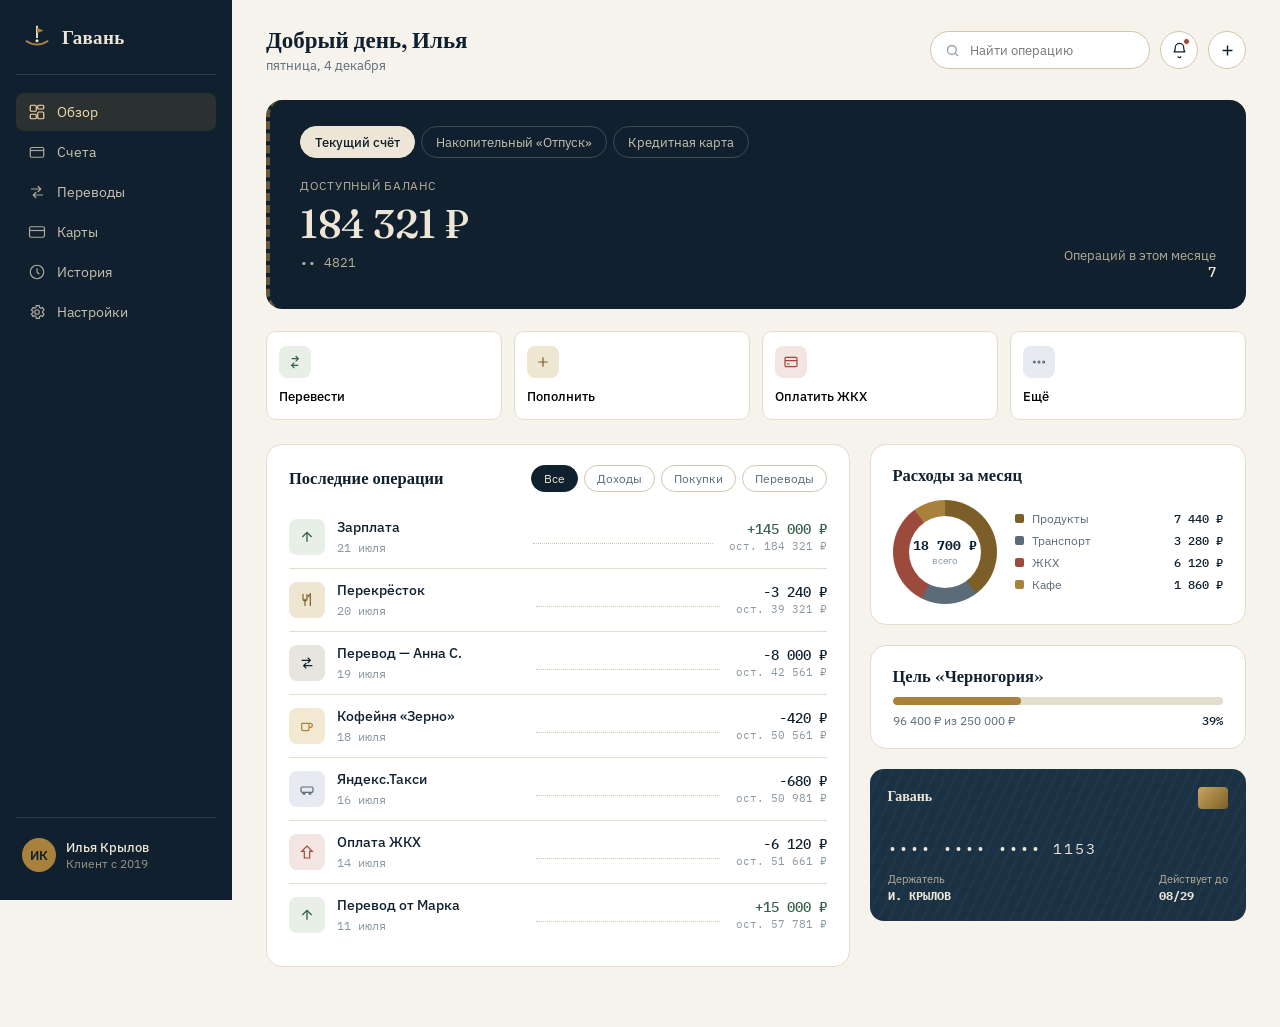
<file: claude-banking.html>
<!doctype html>
<html lang="ru">
  <head>
    <meta charset="UTF-8" />
    <meta name="viewport" content="width=device-width, initial-scale=1" />
    <title>Гавань — личный кабинет</title>
    <link rel="preconnect" href="https://fonts.googleapis.com" />
    <link
      href="https://fonts.googleapis.com/css2?family=Fraunces:opsz,wght@9..144,400;9..144,500;9..144,600&family=IBM+Plex+Sans:wght@400;500;600&family=IBM+Plex+Mono:wght@400;500&display=swap"
      rel="stylesheet"
    />
    <style>
      :root {
        --ink: #10202e;
        --ink-2: #1b3245;
        --paper: #f6f3ec;
        --card: #ffffff;
        --line: #e3ddcc;
        --line-strong: #cfc6ac;
        --brass: #a8823c;
        --brass-dark: #7c5f28;
        --slate: #5b6b78;
        --slate-light: #8b98a2;
        --forest: #35604b;
        --forest-bg: #e7efe7;
        --rust: #9c4a3b;
        --rust-bg: #f3e6e2;
        --font-display: "Fraunces", serif;
        --font-body: "IBM Plex Sans", sans-serif;
        --font-mono: "IBM Plex Mono", monospace;
        --radius: 10px;
        --radius-lg: 16px;
      }
      * {
        box-sizing: border-box;
      }
      body {
        margin: 0;
        background: var(--paper);
        color: var(--ink);
        font-family: var(--font-body);
        font-size: 14px;
        -webkit-font-smoothing: antialiased;
      }
      a {
        color: inherit;
      }
      button {
        font-family: inherit;
      }
      :focus-visible {
        outline: 2px solid var(--brass);
        outline-offset: 2px;
      }

      .app {
        display: flex;
        min-height: 100vh;
      }

      /* ===== SIDEBAR ===== */
      .sidebar {
        width: 232px;
        flex-shrink: 0;
        background: var(--ink);
        color: #ede6d6;
        display: flex;
        flex-direction: column;
        padding: 22px 16px;
        position: sticky;
        top: 0;
        height: 100vh;
      }
      .brand {
        display: flex;
        align-items: center;
        gap: 10px;
        padding: 0 6px 22px;
        border-bottom: 1px solid rgba(237, 230, 214, 0.14);
        margin-bottom: 18px;
      }
      .brand-mark {
        width: 30px;
        height: 30px;
        flex-shrink: 0;
      }
      .brand-name {
        font-family: var(--font-display);
        font-size: 19px;
        font-weight: 600;
        letter-spacing: 0.3px;
      }
      .nav {
        list-style: none;
        margin: 0;
        padding: 0;
        flex: 1;
      }
      .nav-item {
        margin-bottom: 2px;
      }
      .nav-link {
        display: flex;
        align-items: center;
        gap: 11px;
        padding: 10px 12px;
        border-radius: 8px;
        color: #c9c2ae;
        text-decoration: none;
        font-size: 13.5px;
        cursor: pointer;
        border: none;
        background: none;
        width: 100%;
        text-align: left;
      }
      .nav-link svg {
        width: 18px;
        height: 18px;
        flex-shrink: 0;
        opacity: 0.85;
      }
      .nav-link:hover {
        background: rgba(237, 230, 214, 0.07);
        color: #ede6d6;
      }
      .nav-link.active {
        background: rgba(168, 130, 60, 0.18);
        color: #f3d9a4;
      }
      .nav-link.active svg {
        opacity: 1;
      }
      .sidebar-foot {
        border-top: 1px solid rgba(237, 230, 214, 0.14);
        padding-top: 14px;
        margin-top: 10px;
      }
      .profile-mini {
        display: flex;
        align-items: center;
        gap: 10px;
        padding: 6px;
      }
      .avatar {
        width: 34px;
        height: 34px;
        border-radius: 50%;
        background: var(--brass);
        color: var(--ink);
        display: flex;
        align-items: center;
        justify-content: center;
        font-weight: 600;
        font-size: 13px;
        flex-shrink: 0;
      }
      .profile-mini-name {
        font-size: 13px;
        font-weight: 500;
        color: #ede6d6;
      }
      .profile-mini-role {
        font-size: 11.5px;
        color: #9c9686;
      }

      /* ===== MAIN ===== */
      .main {
        flex: 1;
        min-width: 0;
        padding: 26px 34px 60px;
      }
      .topbar {
        display: flex;
        align-items: center;
        justify-content: space-between;
        margin-bottom: 26px;
        gap: 20px;
      }
      .greeting h1 {
        font-family: var(--font-display);
        font-size: 23px;
        font-weight: 600;
        margin: 0 0 3px;
      }
      .greeting p {
        margin: 0;
        color: var(--slate);
        font-size: 13px;
      }
      .topbar-actions {
        display: flex;
        align-items: center;
        gap: 10px;
      }
      .icon-btn {
        width: 38px;
        height: 38px;
        border-radius: 50%;
        border: 1px solid var(--line-strong);
        background: var(--card);
        display: flex;
        align-items: center;
        justify-content: center;
        cursor: pointer;
        position: relative;
        color: var(--ink);
      }
      .icon-btn:hover {
        border-color: var(--brass);
      }
      .icon-btn svg {
        width: 17px;
        height: 17px;
      }
      .badge-dot {
        position: absolute;
        top: 6px;
        right: 7px;
        width: 7px;
        height: 7px;
        border-radius: 50%;
        background: var(--rust);
        border: 1.5px solid var(--card);
      }
      .search-box {
        display: flex;
        align-items: center;
        gap: 8px;
        background: var(--card);
        border: 1px solid var(--line-strong);
        border-radius: 20px;
        padding: 0 14px;
        height: 38px;
        width: 220px;
      }
      .search-box svg {
        width: 15px;
        height: 15px;
        color: var(--slate-light);
        flex-shrink: 0;
      }
      .search-box input {
        border: none;
        outline: none;
        background: none;
        font-size: 13px;
        width: 100%;
        color: var(--ink);
        font-family: var(--font-body);
      }

      .view {
        display: none;
      }
      .view.active {
        display: block;
      }

      /* ===== HERO / PASSBOOK CARD ===== */
      .hero {
        background: var(--ink);
        border-radius: var(--radius-lg);
        padding: 26px 30px;
        color: #ede6d6;
        position: relative;
        overflow: hidden;
        margin-bottom: 22px;
        border-left: 4px dashed rgba(168, 130, 60, 0.55);
      }
      .hero::before {
        content: "";
        position: absolute;
        left: -1px;
        top: 0;
        bottom: 0;
        width: 2px;
      }
      .account-tabs {
        display: flex;
        gap: 6px;
        margin-bottom: 20px;
        flex-wrap: wrap;
      }
      .account-tab {
        padding: 7px 14px;
        border-radius: 20px;
        border: 1px solid rgba(237, 230, 214, 0.22);
        background: none;
        color: #c9c2ae;
        font-size: 12.5px;
        cursor: pointer;
      }
      .account-tab.active {
        background: #ede6d6;
        color: var(--ink);
        border-color: #ede6d6;
        font-weight: 500;
      }
      .hero-body {
        display: flex;
        justify-content: space-between;
        align-items: flex-end;
        flex-wrap: wrap;
        gap: 18px;
      }
      .hero-label {
        font-size: 12px;
        color: #b8af98;
        margin: 0 0 6px;
        text-transform: uppercase;
        letter-spacing: 0.06em;
      }
      .hero-balance {
        font-family: var(--font-display);
        font-size: 40px;
        font-weight: 500;
        margin: 0;
        letter-spacing: -0.5px;
      }
      .hero-sub {
        font-size: 12.5px;
        color: #b8af98;
        margin-top: 6px;
        font-family: var(--font-mono);
      }
      .hero-meta {
        text-align: right;
        font-size: 12.5px;
        color: #b8af98;
      }
      .hero-meta strong {
        display: block;
        color: #ede6d6;
        font-size: 14px;
        font-weight: 500;
        font-family: var(--font-mono);
        margin-bottom: 2px;
      }

      /* ===== QUICK ACTIONS ===== */
      .quick-actions {
        display: grid;
        grid-template-columns: repeat(4, 1fr);
        gap: 12px;
        margin-bottom: 24px;
      }
      .qa-btn {
        background: var(--card);
        border: 1px solid var(--line);
        border-radius: var(--radius);
        padding: 14px 12px;
        display: flex;
        flex-direction: column;
        align-items: flex-start;
        gap: 10px;
        cursor: pointer;
        text-align: left;
      }
      .qa-btn:hover {
        border-color: var(--brass);
        box-shadow: 0 1px 0 var(--brass);
      }
      .qa-icon {
        width: 32px;
        height: 32px;
        border-radius: 8px;
        background: var(--forest-bg);
        display: flex;
        align-items: center;
        justify-content: center;
        color: var(--forest);
      }
      .qa-btn:nth-child(2) .qa-icon {
        background: #efe6d2;
        color: var(--brass-dark);
      }
      .qa-btn:nth-child(3) .qa-icon {
        background: var(--rust-bg);
        color: var(--rust);
      }
      .qa-btn:nth-child(4) .qa-icon {
        background: #e7eaf0;
        color: var(--slate);
      }
      .qa-icon svg {
        width: 16px;
        height: 16px;
      }
      .qa-label {
        font-size: 13px;
        font-weight: 500;
      }

      /* ===== CONTENT GRID ===== */
      .content-grid {
        display: grid;
        grid-template-columns: 1.55fr 1fr;
        gap: 20px;
        align-items: start;
      }

      .panel {
        background: var(--card);
        border: 1px solid var(--line);
        border-radius: var(--radius-lg);
        padding: 20px 22px;
      }
      .panel-head {
        display: flex;
        align-items: center;
        justify-content: space-between;
        margin-bottom: 14px;
        gap: 12px;
        flex-wrap: wrap;
      }
      .panel-title {
        font-family: var(--font-display);
        font-size: 16.5px;
        font-weight: 600;
        margin: 0;
      }
      .filter-chips {
        display: flex;
        gap: 6px;
        flex-wrap: wrap;
      }
      .chip {
        border: 1px solid var(--line-strong);
        background: none;
        border-radius: 14px;
        padding: 5px 12px;
        font-size: 12px;
        color: var(--slate);
        cursor: pointer;
      }
      .chip.active {
        background: var(--ink);
        color: #ede6d6;
        border-color: var(--ink);
      }

      /* ===== LEDGER ===== */
      .ledger {
        list-style: none;
        margin: 0;
        padding: 0;
      }
      .ledger-row {
        display: flex;
        align-items: center;
        gap: 12px;
        padding: 12px 0;
        border-bottom: 1px solid var(--line);
      }
      .ledger-row:last-child {
        border-bottom: none;
      }
      .ledger-icon {
        width: 36px;
        height: 36px;
        border-radius: 8px;
        flex-shrink: 0;
        display: flex;
        align-items: center;
        justify-content: center;
      }
      .ledger-icon svg {
        width: 16px;
        height: 16px;
      }
      .ledger-main {
        flex: 1;
        min-width: 0;
      }
      .ledger-title {
        font-size: 13.5px;
        font-weight: 500;
        margin: 0 0 2px;
        white-space: nowrap;
        overflow: hidden;
        text-overflow: ellipsis;
      }
      .ledger-date {
        font-size: 11.5px;
        color: var(--slate-light);
        font-family: var(--font-mono);
      }
      .ledger-leader {
        flex: 1;
        border-bottom: 1px dotted var(--line-strong);
        margin: 0 4px;
        min-width: 20px;
        height: 0;
        align-self: center;
        margin-top: 14px;
      }
      .ledger-amounts {
        text-align: right;
        flex-shrink: 0;
      }
      .ledger-amount {
        font-family: var(--font-mono);
        font-size: 13.5px;
        font-weight: 500;
      }
      .ledger-amount.pos {
        color: var(--forest);
      }
      .ledger-amount.neg {
        color: var(--ink);
      }
      .ledger-balance {
        font-family: var(--font-mono);
        font-size: 11px;
        color: var(--slate-light);
        margin-top: 1px;
      }
      .empty-ledger {
        padding: 30px 10px;
        text-align: center;
        color: var(--slate);
        font-size: 13px;
      }

      /* ===== SIDE COLUMN ===== */
      .side-col {
        display: flex;
        flex-direction: column;
        gap: 20px;
      }

      .donut-wrap {
        display: flex;
        align-items: center;
        gap: 18px;
      }
      .donut {
        width: 104px;
        height: 104px;
        border-radius: 50%;
        flex-shrink: 0;
        position: relative;
      }
      .donut::after {
        content: "";
        position: absolute;
        inset: 16px;
        border-radius: 50%;
        background: var(--card);
      }
      .donut-center {
        position: absolute;
        inset: 0;
        display: flex;
        align-items: center;
        justify-content: center;
        flex-direction: column;
        z-index: 1;
      }
      .donut-center strong {
        font-family: var(--font-mono);
        font-size: 13px;
      }
      .donut-center span {
        font-size: 10px;
        color: var(--slate-light);
      }
      .legend {
        list-style: none;
        margin: 0;
        padding: 0;
        flex: 1;
      }
      .legend li {
        display: flex;
        align-items: center;
        gap: 8px;
        font-size: 12px;
        margin-bottom: 7px;
        color: var(--slate);
      }
      .legend li:last-child {
        margin-bottom: 0;
      }
      .legend-dot {
        width: 9px;
        height: 9px;
        border-radius: 2px;
        flex-shrink: 0;
      }
      .legend-val {
        margin-left: auto;
        font-family: var(--font-mono);
        color: var(--ink);
        font-weight: 500;
      }

      .goal-progress {
        background: var(--line);
        border-radius: 6px;
        height: 8px;
        overflow: hidden;
        margin: 10px 0 8px;
      }
      .goal-progress-fill {
        height: 100%;
        background: var(--brass);
        border-radius: 6px;
      }
      .goal-row {
        display: flex;
        justify-content: space-between;
        font-size: 12px;
        color: var(--slate);
      }
      .goal-row strong {
        color: var(--ink);
        font-family: var(--font-mono);
        font-weight: 500;
      }

      .physical-card {
        background: var(--ink-2);
        border-radius: 14px;
        padding: 18px;
        color: #ede6d6;
        position: relative;
        overflow: hidden;
        background-image: repeating-linear-gradient(
          115deg,
          rgba(255, 255, 255, 0.025) 0 2px,
          transparent 2px 10px
        );
      }
      .physical-card-top {
        display: flex;
        justify-content: space-between;
        align-items: flex-start;
        margin-bottom: 30px;
      }
      .physical-card-bank {
        font-family: var(--font-display);
        font-size: 14px;
        font-weight: 600;
      }
      .chip-graphic {
        width: 30px;
        height: 22px;
        border-radius: 4px;
        background: linear-gradient(135deg, #c9a45e, var(--brass-dark));
      }
      .physical-card-number {
        font-family: var(--font-mono);
        font-size: 14.5px;
        letter-spacing: 2px;
        margin-bottom: 14px;
      }
      .physical-card-bottom {
        display: flex;
        justify-content: space-between;
        font-size: 10.5px;
        color: #b8af98;
      }
      .physical-card-bottom strong {
        display: block;
        color: #ede6d6;
        font-size: 12px;
        font-family: var(--font-mono);
        margin-top: 2px;
      }

      /* ===== PLACEHOLDER VIEW ===== */
      .placeholder {
        display: flex;
        flex-direction: column;
        align-items: center;
        justify-content: center;
        text-align: center;
        padding: 80px 20px;
        border: 1px dashed var(--line-strong);
        border-radius: var(--radius-lg);
        color: var(--slate);
      }
      .placeholder svg {
        width: 34px;
        height: 34px;
        margin-bottom: 14px;
        color: var(--brass);
      }
      .placeholder h2 {
        font-family: var(--font-display);
        font-size: 18px;
        color: var(--ink);
        margin: 0 0 6px;
      }
      .placeholder p {
        margin: 0 0 16px;
        font-size: 13px;
        max-width: 320px;
      }
      .placeholder button {
        background: var(--ink);
        color: #ede6d6;
        border: none;
        padding: 9px 18px;
        border-radius: 8px;
        font-size: 13px;
        cursor: pointer;
      }

      /* ===== MODAL ===== */
      .modal-overlay {
        position: fixed;
        inset: 0;
        background: rgba(16, 32, 46, 0.5);
        display: flex;
        align-items: center;
        justify-content: center;
        z-index: 50;
        padding: 20px;
      }
      .modal-overlay[hidden] {
        display: none;
      }
      .modal {
        background: var(--card);
        border-radius: var(--radius-lg);
        width: 100%;
        max-width: 400px;
        padding: 24px 26px;
        position: relative;
      }
      .modal h3 {
        font-family: var(--font-display);
        font-size: 18px;
        margin: 0 0 4px;
      }
      .modal p.sub {
        margin: 0 0 18px;
        color: var(--slate);
        font-size: 12.5px;
      }
      .field {
        margin-bottom: 14px;
      }
      .field label {
        display: block;
        font-size: 12px;
        color: var(--slate);
        margin-bottom: 5px;
      }
      .field input,
      .field select {
        width: 100%;
        padding: 9px 11px;
        border: 1px solid var(--line-strong);
        border-radius: 8px;
        font-size: 13.5px;
        font-family: var(--font-body);
        background: var(--paper);
        color: var(--ink);
      }
      .field input:focus,
      .field select:focus {
        border-color: var(--brass);
      }
      .modal-actions {
        display: flex;
        gap: 10px;
        margin-top: 18px;
      }
      .btn-primary {
        flex: 1;
        background: var(--ink);
        color: #ede6d6;
        border: none;
        padding: 11px;
        border-radius: 8px;
        font-size: 13.5px;
        cursor: pointer;
        font-weight: 500;
      }
      .btn-secondary {
        flex: 1;
        background: none;
        color: var(--ink);
        border: 1px solid var(--line-strong);
        padding: 11px;
        border-radius: 8px;
        font-size: 13.5px;
        cursor: pointer;
      }
      .modal-close {
        position: absolute;
        top: 16px;
        right: 16px;
        background: none;
        border: none;
        cursor: pointer;
        color: var(--slate-light);
        padding: 4px;
      }
      .modal-close svg {
        width: 16px;
        height: 16px;
      }
      .success-note {
        display: flex;
        gap: 10px;
        align-items: flex-start;
        background: var(--forest-bg);
        color: var(--forest);
        padding: 12px 14px;
        border-radius: 8px;
        font-size: 12.5px;
        margin-top: 4px;
      }
      .success-note svg {
        width: 16px;
        height: 16px;
        flex-shrink: 0;
        margin-top: 1px;
      }

      /* ===== BOTTOM NAV (mobile) ===== */
      .bottom-nav {
        display: none;
      }

      @media (max-width: 880px) {
        .sidebar {
          position: fixed;
          bottom: 0;
          left: 0;
          right: 0;
          top: auto;
          width: 100%;
          height: auto;
          flex-direction: row;
          padding: 8px 10px;
          z-index: 40;
          border-top: 1px solid rgba(237, 230, 214, 0.14);
          justify-content: space-around;
        }
        .brand,
        .sidebar-foot {
          display: none;
        }
        .nav {
          display: flex;
          flex: none;
          width: 100%;
          justify-content: space-around;
        }
        .nav-item {
          margin: 0;
        }
        .nav-link {
          flex-direction: column;
          gap: 4px;
          font-size: 10px;
          padding: 6px 10px;
        }
        .main {
          padding: 18px 16px 90px;
        }
        .content-grid {
          grid-template-columns: 1fr;
        }
        .quick-actions {
          grid-template-columns: repeat(2, 1fr);
        }
        .hero-body {
          flex-direction: column;
          align-items: flex-start;
        }
        .hero-meta {
          text-align: left;
        }
        .search-box {
          width: 150px;
        }
      }

      @media (prefers-reduced-motion: no-preference) {
        .qa-btn,
        .icon-btn,
        .nav-link,
        .account-tab,
        .chip {
          transition:
            background-color 0.15s ease,
            border-color 0.15s ease;
        }
      }
    </style>
  </head>
  <body>
    <div class="app">
      <aside class="sidebar">
        <div class="brand">
          <svg
            class="brand-mark"
            viewBox="0 0 32 32"
            fill="none"
            xmlns="http://www.w3.org/2000/svg"
            aria-hidden="true"
          >
            <path
              d="M4 20 Q16 28 28 20"
              stroke="#A8823C"
              stroke-width="2"
              fill="none"
            />
            <path d="M16 4 V17" stroke="#EDE6D6" stroke-width="2" />
            <path d="M16 6 L23 9 L16 12 Z" fill="#A8823C" />
            <circle cx="16" cy="20" r="1.6" fill="#EDE6D6" />
          </svg>
          <span class="brand-name">Гавань</span>
        </div>
        <ul class="nav">
          <li class="nav-item">
            <button class="nav-link active" data-view="overview">
              <svg
                viewBox="0 0 24 24"
                fill="none"
                stroke="currentColor"
                stroke-width="1.6"
              >
                <rect x="3" y="3" width="8" height="8" rx="1.5" />
                <rect x="13" y="3" width="8" height="5" rx="1.5" />
                <rect x="13" y="12" width="8" height="9" rx="1.5" />
                <rect x="3" y="15" width="8" height="6" rx="1.5" />
              </svg>
              Обзор
            </button>
          </li>
          <li class="nav-item">
            <button
              class="nav-link"
              data-view="placeholder"
              data-title="Счета"
              data-text="Здесь появится подробная информация по каждому счёту и вкладу."
            >
              <svg
                viewBox="0 0 24 24"
                fill="none"
                stroke="currentColor"
                stroke-width="1.6"
              >
                <rect x="3" y="6" width="18" height="13" rx="2" />
                <path d="M3 10h18" />
              </svg>
              Счета
            </button>
          </li>
          <li class="nav-item">
            <button
              class="nav-link"
              data-view="placeholder"
              data-title="Переводы"
              data-text="Здесь можно будет посмотреть шаблоны и историю переводов."
            >
              <svg
                viewBox="0 0 24 24"
                fill="none"
                stroke="currentColor"
                stroke-width="1.6"
              >
                <path d="M4 8h13M13 4l4 4-4 4" />
                <path d="M20 16H7m4 4-4-4 4-4" />
              </svg>
              Переводы
            </button>
          </li>
          <li class="nav-item">
            <button
              class="nav-link"
              data-view="placeholder"
              data-title="Карты"
              data-text="Здесь будут все ваши карты и настройки лимитов."
            >
              <svg
                viewBox="0 0 24 24"
                fill="none"
                stroke="currentColor"
                stroke-width="1.6"
              >
                <rect x="2" y="5" width="20" height="14" rx="2.2" />
                <path d="M2 10h20" />
              </svg>
              Карты
            </button>
          </li>
          <li class="nav-item">
            <button
              class="nav-link"
              data-view="placeholder"
              data-title="История"
              data-text="Полная история операций по всем счетам появится здесь."
            >
              <svg
                viewBox="0 0 24 24"
                fill="none"
                stroke="currentColor"
                stroke-width="1.6"
              >
                <circle cx="12" cy="12" r="9" />
                <path d="M12 7v5l3 3" />
              </svg>
              История
            </button>
          </li>
          <li class="nav-item">
            <button
              class="nav-link"
              data-view="placeholder"
              data-title="Настройки"
              data-text="Настройки профиля, безопасности и уведомлений появятся здесь."
            >
              <svg
                viewBox="0 0 24 24"
                fill="none"
                stroke="currentColor"
                stroke-width="1.6"
              >
                <circle cx="12" cy="12" r="3" />
                <path
                  d="M19.4 13a7.6 7.6 0 0 0 0-2l2-1.5-2-3.4-2.3.9a7.6 7.6 0 0 0-1.7-1L15 3.5h-4l-.4 2.5a7.6 7.6 0 0 0-1.7 1l-2.3-.9-2 3.4L6.6 11a7.6 7.6 0 0 0 0 2l-2 1.5 2 3.4 2.3-.9c.5.4 1.1.8 1.7 1l.4 2.5h4l.4-2.5c.6-.2 1.2-.6 1.7-1l2.3.9 2-3.4z"
                />
              </svg>
              Настройки
            </button>
          </li>
        </ul>
        <div class="sidebar-foot">
          <div class="profile-mini">
            <div class="avatar">ИК</div>
            <div>
              <div class="profile-mini-name">Илья Крылов</div>
              <div class="profile-mini-role">Клиент с 2019</div>
            </div>
          </div>
        </div>
      </aside>

      <main class="main">
        <div class="topbar">
          <div class="greeting">
            <h1>Добрый день, Илья</h1>
            <p id="today-date"></p>
          </div>
          <div class="topbar-actions">
            <div class="search-box">
              <svg
                viewBox="0 0 24 24"
                fill="none"
                stroke="currentColor"
                stroke-width="2"
              >
                <circle cx="11" cy="11" r="7" />
                <path d="m21 21-4.3-4.3" />
              </svg>
              <input id="tx-search" type="text" placeholder="Найти операцию" />
            </div>
            <button class="icon-btn" aria-label="Уведомления">
              <svg
                viewBox="0 0 24 24"
                fill="none"
                stroke="currentColor"
                stroke-width="1.7"
              >
                <path d="M6 8a6 6 0 0 1 12 0c0 5 2 6 2 6H4s2-1 2-6" />
                <path d="M10 20a2 2 0 0 0 4 0" />
              </svg>
              <span class="badge-dot"></span>
            </button>
            <button
              class="icon-btn"
              id="btn-new-transfer"
              aria-label="Новый перевод"
            >
              <svg
                viewBox="0 0 24 24"
                fill="none"
                stroke="currentColor"
                stroke-width="2"
              >
                <path d="M12 5v14M5 12h14" />
              </svg>
            </button>
          </div>
        </div>

        <section id="view-overview" class="view active">
          <div class="hero">
            <div class="account-tabs" id="account-tabs"></div>
            <div class="hero-body">
              <div>
                <p class="hero-label">Доступный баланс</p>
                <p class="hero-balance" id="hero-balance">0 ₽</p>
                <p class="hero-sub" id="hero-account-number">•• 0000</p>
              </div>
              <div class="hero-meta" id="hero-meta"></div>
            </div>
          </div>

          <div class="quick-actions">
            <button class="qa-btn" data-action="transfer">
              <span class="qa-icon"
                ><svg
                  viewBox="0 0 24 24"
                  fill="none"
                  stroke="currentColor"
                  stroke-width="1.8"
                >
                  <path d="M7 7h10M13 3l4 4-4 4" />
                  <path d="M17 17H7m4 4-4-4 4-4" /></svg
              ></span>
              <span class="qa-label">Перевести</span>
            </button>
            <button class="qa-btn" data-action="topup">
              <span class="qa-icon"
                ><svg
                  viewBox="0 0 24 24"
                  fill="none"
                  stroke="currentColor"
                  stroke-width="1.8"
                >
                  <path d="M12 5v14M5 12h14" /></svg
              ></span>
              <span class="qa-label">Пополнить</span>
            </button>
            <button class="qa-btn" data-action="pay">
              <span class="qa-icon"
                ><svg
                  viewBox="0 0 24 24"
                  fill="none"
                  stroke="currentColor"
                  stroke-width="1.8"
                >
                  <path d="M3 10h18M6 15h4" />
                  <rect x="3" y="5" width="18" height="14" rx="2" /></svg
              ></span>
              <span class="qa-label">Оплатить ЖКХ</span>
            </button>
            <button class="qa-btn" data-action="more">
              <span class="qa-icon"
                ><svg
                  viewBox="0 0 24 24"
                  fill="none"
                  stroke="currentColor"
                  stroke-width="1.8"
                >
                  <circle cx="5" cy="12" r="1.4" />
                  <circle cx="12" cy="12" r="1.4" />
                  <circle cx="19" cy="12" r="1.4" /></svg
              ></span>
              <span class="qa-label">Ещё</span>
            </button>
          </div>

          <div class="content-grid">
            <div class="panel">
              <div class="panel-head">
                <p class="panel-title">Последние операции</p>
                <div class="filter-chips" id="filter-chips">
                  <button class="chip active" data-filter="all">Все</button>
                  <button class="chip" data-filter="income">Доходы</button>
                  <button class="chip" data-filter="expense">Покупки</button>
                  <button class="chip" data-filter="transfer">Переводы</button>
                </div>
              </div>
              <ul class="ledger" id="ledger-list"></ul>
            </div>

            <div class="side-col">
              <div class="panel">
                <p class="panel-title" style="margin-bottom: 14px">
                  Расходы за месяц
                </p>
                <div class="donut-wrap">
                  <div class="donut" id="spend-donut">
                    <div class="donut-center">
                      <strong id="spend-total"></strong><span>всего</span>
                    </div>
                  </div>
                  <ul class="legend" id="spend-legend"></ul>
                </div>
              </div>

              <div class="panel">
                <p class="panel-title" style="margin-bottom: 4px">
                  Цель «Черногория»
                </p>
                <div class="goal-progress">
                  <div class="goal-progress-fill" id="goal-fill"></div>
                </div>
                <div class="goal-row">
                  <span id="goal-current"></span
                  ><strong id="goal-percent"></strong>
                </div>
              </div>

              <div class="physical-card">
                <div class="physical-card-top">
                  <span class="physical-card-bank">Гавань</span>
                  <span class="chip-graphic" aria-hidden="true"></span>
                </div>
                <div class="physical-card-number">•••• •••• •••• 1153</div>
                <div class="physical-card-bottom">
                  <div>Держатель<strong>И. КРЫЛОВ</strong></div>
                  <div>Действует до<strong>08/29</strong></div>
                </div>
              </div>
            </div>
          </div>
        </section>

        <section id="view-placeholder" class="view">
          <div class="placeholder">
            <svg
              viewBox="0 0 24 24"
              fill="none"
              stroke="currentColor"
              stroke-width="1.6"
            >
              <path d="M4 20 Q12 26 20 20" />
              <path d="M12 4v13" />
              <path d="M12 6l6 3-6 3" />
            </svg>
            <h2 id="ph-title">Раздел в разработке</h2>
            <p id="ph-text">Этот раздел скоро появится.</p>
            <button data-back>Вернуться к обзору</button>
          </div>
        </section>
      </main>
    </div>

    <div class="modal-overlay" id="modal-overlay" hidden>
      <div
        class="modal"
        role="dialog"
        aria-modal="true"
        aria-labelledby="modal-title"
      >
        <button class="modal-close" id="modal-close" aria-label="Закрыть">
          <svg
            viewBox="0 0 24 24"
            fill="none"
            stroke="currentColor"
            stroke-width="2"
          >
            <path d="M6 6l12 12M18 6 6 18" />
          </svg>
        </button>
        <h3 id="modal-title">Перевести</h3>
        <p class="sub">Со счёта, открытого сейчас на обзоре</p>
        <form id="transfer-form">
          <div class="field">
            <label for="tf-recipient">Получатель</label>
            <input
              id="tf-recipient"
              type="text"
              placeholder="Имя или номер телефона"
              required
            />
          </div>
          <div class="field">
            <label for="tf-amount">Сумма</label>
            <input
              id="tf-amount"
              type="number"
              min="1"
              step="1"
              placeholder="0"
              required
            />
          </div>
          <div class="field">
            <label for="tf-comment">Комментарий</label>
            <input id="tf-comment" type="text" placeholder="Необязательно" />
          </div>
          <div class="modal-actions">
            <button type="button" class="btn-secondary" id="modal-cancel">
              Отмена
            </button>
            <button type="submit" class="btn-primary">Перевести</button>
          </div>
          <div class="success-note" id="tf-success" hidden>
            <svg
              viewBox="0 0 24 24"
              fill="none"
              stroke="currentColor"
              stroke-width="2"
            >
              <path d="M20 6 9 17l-5-5" />
            </svg>
            <span>Перевод выполнен и добавлен в операции.</span>
          </div>
        </form>
      </div>
    </div>

    <script>
      (function () {
        /* ============ DATA LAYER ============ */
        const CATEGORY_META = {
          income: { label: "Доход", color: "#35604B", bg: "#E7EFE7" },
          food: { label: "Продукты", color: "#7C5F28", bg: "#EFE6D2" },
          transport: { label: "Транспорт", color: "#5B6B78", bg: "#E7EAF0" },
          utility: { label: "ЖКХ", color: "#9C4A3B", bg: "#F3E6E2" },
          cafe: { label: "Кафе", color: "#A8823C", bg: "#F3E9D2" },
          transfer: { label: "Перевод", color: "#10202E", bg: "#E7E5DE" },
        };

        const accounts = [
          {
            id: "checking",
            name: "Текущий счёт",
            number: "4821",
            balance: 184320.5,
            transactions: [
              {
                id: 1,
                date: "21 июля",
                title: "Зарплата",
                category: "income",
                amount: 145000,
                balanceAfter: 184320.5,
              },
              {
                id: 2,
                date: "20 июля",
                title: "Перекрёсток",
                category: "food",
                amount: -3240.2,
                balanceAfter: 39320.5,
              },
              {
                id: 3,
                date: "19 июля",
                title: "Перевод — Анна С.",
                category: "transfer",
                amount: -8000,
                balanceAfter: 42560.7,
              },
              {
                id: 4,
                date: "18 июля",
                title: "Кофейня «Зерно»",
                category: "cafe",
                amount: -420,
                balanceAfter: 50560.7,
              },
              {
                id: 5,
                date: "16 июля",
                title: "Яндекс.Такси",
                category: "transport",
                amount: -680,
                balanceAfter: 50980.7,
              },
              {
                id: 6,
                date: "14 июля",
                title: "Оплата ЖКХ",
                category: "utility",
                amount: -6120.4,
                balanceAfter: 51660.7,
              },
              {
                id: 7,
                date: "11 июля",
                title: "Перевод от Марка",
                category: "income",
                amount: 15000,
                balanceAfter: 57781.1,
              },
            ],
          },
          {
            id: "savings",
            name: "Накопительный «Отпуск»",
            number: "9207",
            balance: 96400.0,
            transactions: [
              {
                id: 8,
                date: "15 июля",
                title: "Пополнение",
                category: "income",
                amount: 20000,
                balanceAfter: 96400.0,
              },
              {
                id: 9,
                date: "01 июля",
                title: "Пополнение",
                category: "income",
                amount: 15000,
                balanceAfter: 76400.0,
              },
            ],
          },
          {
            id: "credit",
            name: "Кредитная карта",
            number: "1153",
            balance: -12850.0,
            transactions: [
              {
                id: 10,
                date: "20 июля",
                title: "OZON",
                category: "food",
                amount: -4200,
                balanceAfter: -12850.0,
              },
              {
                id: 11,
                date: "17 июля",
                title: "АЗС Лукойл",
                category: "transport",
                amount: -2600,
                balanceAfter: -8650.0,
              },
              {
                id: 12,
                date: "12 июля",
                title: "Погашение задолженности",
                category: "transfer",
                amount: 6000,
                balanceAfter: -6050.0,
              },
            ],
          },
        ];

        const spendCategories = [
          { key: "food", amount: 7440 },
          { key: "transport", amount: 3280 },
          { key: "utility", amount: 6120 },
          { key: "cafe", amount: 1860 },
        ];

        const goal = { current: 96400, target: 250000 };

        /* ============ STATE ============ */
        const state = { accountId: "checking", filter: "all", search: "" };

        /* ============ FORMATTERS ============ */
        const money = (n) =>
          new Intl.NumberFormat("ru-RU", { maximumFractionDigits: 0 }).format(
            Math.round(n),
          ) + " ₽";
        const moneySigned = (n) => (n > 0 ? "+" : "") + money(n);

        /* ============ RENDER ============ */
        function currentAccount() {
          return accounts.find((a) => a.id === state.accountId);
        }

        function renderTabs() {
          const wrap = document.getElementById("account-tabs");
          wrap.innerHTML = accounts
            .map(
              (a) =>
                `<button class="account-tab ${a.id === state.accountId ? "active" : ""}" data-account="${a.id}">${a.name}</button>`,
            )
            .join("");
        }

        function renderHero() {
          const acc = currentAccount();
          document.getElementById("hero-balance").textContent = money(
            acc.balance,
          );
          document.getElementById("hero-account-number").textContent =
            "•• " + acc.number;
          document.getElementById("hero-meta").innerHTML =
            acc.id === "credit"
              ? `Кредитный лимит<strong>150 000 ₽</strong>`
              : `Операций в этом месяце<strong>${acc.transactions.length}</strong>`;
        }

        function renderLedger() {
          const acc = currentAccount();
          let items = acc.transactions;
          if (state.filter === "income")
            items = items.filter(
              (t) => t.amount > 0 && t.category !== "transfer",
            );
          if (state.filter === "expense")
            items = items.filter(
              (t) => t.amount < 0 && t.category !== "transfer",
            );
          if (state.filter === "transfer")
            items = items.filter((t) => t.category === "transfer");
          if (state.search)
            items = items.filter((t) =>
              t.title.toLowerCase().includes(state.search),
            );

          const list = document.getElementById("ledger-list");
          if (items.length === 0) {
            list.innerHTML =
              '<li class="empty-ledger">Ничего не найдено. Попробуйте другой фильтр или запрос.</li>';
            return;
          }
          list.innerHTML = items
            .map((t) => {
              const meta = CATEGORY_META[t.category];
              return `<li class="ledger-row">
        <span class="ledger-icon" style="background:${meta.bg}; color:${meta.color}">${categoryIcon(t.category)}</span>
        <span class="ledger-main">
          <p class="ledger-title">${t.title}</p>
          <span class="ledger-date">${t.date}</span>
        </span>
        <span class="ledger-leader"></span>
        <span class="ledger-amounts">
          <div class="ledger-amount ${t.amount > 0 ? "pos" : "neg"}">${moneySigned(t.amount)}</div>
          <div class="ledger-balance">ост. ${money(t.balanceAfter)}</div>
        </span>
      </li>`;
            })
            .join("");
        }

        function categoryIcon(cat) {
          const icons = {
            income:
              '<svg viewBox="0 0 24 24" fill="none" stroke="currentColor" stroke-width="2" width="16" height="16"><path d="M12 19V5M5 12l7-7 7 7"/></svg>',
            food: '<svg viewBox="0 0 24 24" fill="none" stroke="currentColor" stroke-width="1.8" width="16" height="16"><path d="M6 3v7a3 3 0 0 0 6 0V3M9 10v11M17 3v18M14 8c0-3 3-5 3-5v18"/></svg>',
            transport:
              '<svg viewBox="0 0 24 24" fill="none" stroke="currentColor" stroke-width="1.8" width="16" height="16"><rect x="3" y="9" width="18" height="8" rx="2"/><circle cx="7.5" cy="18.5" r="1.5"/><circle cx="16.5" cy="18.5" r="1.5"/></svg>',
            utility:
              '<svg viewBox="0 0 24 24" fill="none" stroke="currentColor" stroke-width="1.8" width="16" height="16"><path d="M12 3 4 11h4v10h8V11h4z"/></svg>',
            cafe: '<svg viewBox="0 0 24 24" fill="none" stroke="currentColor" stroke-width="1.8" width="16" height="16"><path d="M4 8h13a3 3 0 0 1 0 6h-1M4 8v9a2 2 0 0 0 2 2h7a2 2 0 0 0 2-2V8"/></svg>',
            transfer:
              '<svg viewBox="0 0 24 24" fill="none" stroke="currentColor" stroke-width="1.8" width="16" height="16"><path d="M4 8h13M13 4l4 4-4 4M20 16H7m4 4-4-4 4-4"/></svg>',
          };
          return icons[cat] || "";
        }

        function renderDonut() {
          const total = spendCategories.reduce((s, c) => s + c.amount, 0);
          let acc = 0;
          const stops = spendCategories
            .map((c) => {
              const meta = CATEGORY_META[c.key];
              const start = (acc / total) * 360;
              acc += c.amount;
              const end = (acc / total) * 360;
              return `${meta.color} ${start}deg ${end}deg`;
            })
            .join(", ");
          document.getElementById("spend-donut").style.background =
            `conic-gradient(${stops})`;
          document.getElementById("spend-total").textContent = money(total);

          document.getElementById("spend-legend").innerHTML = spendCategories
            .map((c) => {
              const meta = CATEGORY_META[c.key];
              return `<li><span class="legend-dot" style="background:${meta.color}"></span>${meta.label}<span class="legend-val">${money(c.amount)}</span></li>`;
            })
            .join("");
        }

        function renderGoal() {
          const pct = Math.round((goal.current / goal.target) * 100);
          document.getElementById("goal-fill").style.width = pct + "%";
          document.getElementById("goal-current").textContent =
            money(goal.current) + " из " + money(goal.target);
          document.getElementById("goal-percent").textContent = pct + "%";
        }

        function renderAll() {
          renderTabs();
          renderHero();
          renderLedger();
          renderDonut();
          renderGoal();
        }

        /* ============ DATE ============ */
        document.getElementById("today-date").textContent =
          new Intl.DateTimeFormat("ru-RU", {
            weekday: "long",
            day: "numeric",
            month: "long",
          }).format(new Date());

        /* ============ EVENTS: accounts & filters ============ */
        document
          .getElementById("account-tabs")
          .addEventListener("click", (e) => {
            const btn = e.target.closest("[data-account]");
            if (!btn) return;
            state.accountId = btn.dataset.account;
            renderTabs();
            renderHero();
            renderLedger();
          });

        document
          .getElementById("filter-chips")
          .addEventListener("click", (e) => {
            const btn = e.target.closest("[data-filter]");
            if (!btn) return;
            state.filter = btn.dataset.filter;
            document
              .querySelectorAll("#filter-chips .chip")
              .forEach((c) => c.classList.toggle("active", c === btn));
            renderLedger();
          });

        document.getElementById("tx-search").addEventListener("input", (e) => {
          state.search = e.target.value.trim().toLowerCase();
          renderLedger();
        });

        /* ============ NAVIGATION ============ */
        const views = document.querySelectorAll(".view");
        document.querySelectorAll(".nav-link").forEach((link) => {
          link.addEventListener("click", () => {
            document
              .querySelectorAll(".nav-link")
              .forEach((l) => l.classList.remove("active"));
            link.classList.add("active");
            const target = link.dataset.view;
            views.forEach((v) =>
              v.classList.toggle("active", v.id === "view-" + target),
            );
            if (target === "placeholder") {
              document.getElementById("ph-title").textContent =
                link.dataset.title;
              document.getElementById("ph-text").textContent =
                link.dataset.text;
            }
          });
        });
        document.querySelector("[data-back]").addEventListener("click", () => {
          document.querySelector('.nav-link[data-view="overview"]').click();
        });

        /* ============ MODAL / TRANSFER ============ */
        const overlay = document.getElementById("modal-overlay");
        const form = document.getElementById("transfer-form");
        const successNote = document.getElementById("tf-success");

        function openModal() {
          overlay.hidden = false;
          form.reset();
          successNote.hidden = true;
          document.getElementById("tf-recipient").focus();
        }
        function closeModal() {
          overlay.hidden = true;
        }

        document
          .getElementById("btn-new-transfer")
          .addEventListener("click", openModal);
        document.querySelectorAll(".qa-btn").forEach((btn) => {
          btn.addEventListener("click", () => {
            if (btn.dataset.action === "transfer") openModal();
          });
        });
        document
          .getElementById("modal-close")
          .addEventListener("click", closeModal);
        document
          .getElementById("modal-cancel")
          .addEventListener("click", closeModal);
        overlay.addEventListener("click", (e) => {
          if (e.target === overlay) closeModal();
        });
        document.addEventListener("keydown", (e) => {
          if (e.key === "Escape" && !overlay.hidden) closeModal();
        });

        form.addEventListener("submit", (e) => {
          e.preventDefault();
          const amount = parseFloat(
            document.getElementById("tf-amount").value || "0",
          );
          const recipient = document
            .getElementById("tf-recipient")
            .value.trim();
          if (amount <= 0 || !recipient) return;

          const acc = currentAccount();
          acc.balance -= amount;
          acc.transactions.unshift({
            id: Date.now(),
            date: "сегодня",
            title: "Перевод — " + recipient,
            category: "transfer",
            amount: -amount,
            balanceAfter: acc.balance,
          });
          renderHero();
          renderLedger();
          successNote.hidden = false;
          setTimeout(closeModal, 1200);
        });

        /* ============ INIT ============ */
        renderAll();
      })();
    </script>
  </body>
</html>
</file>
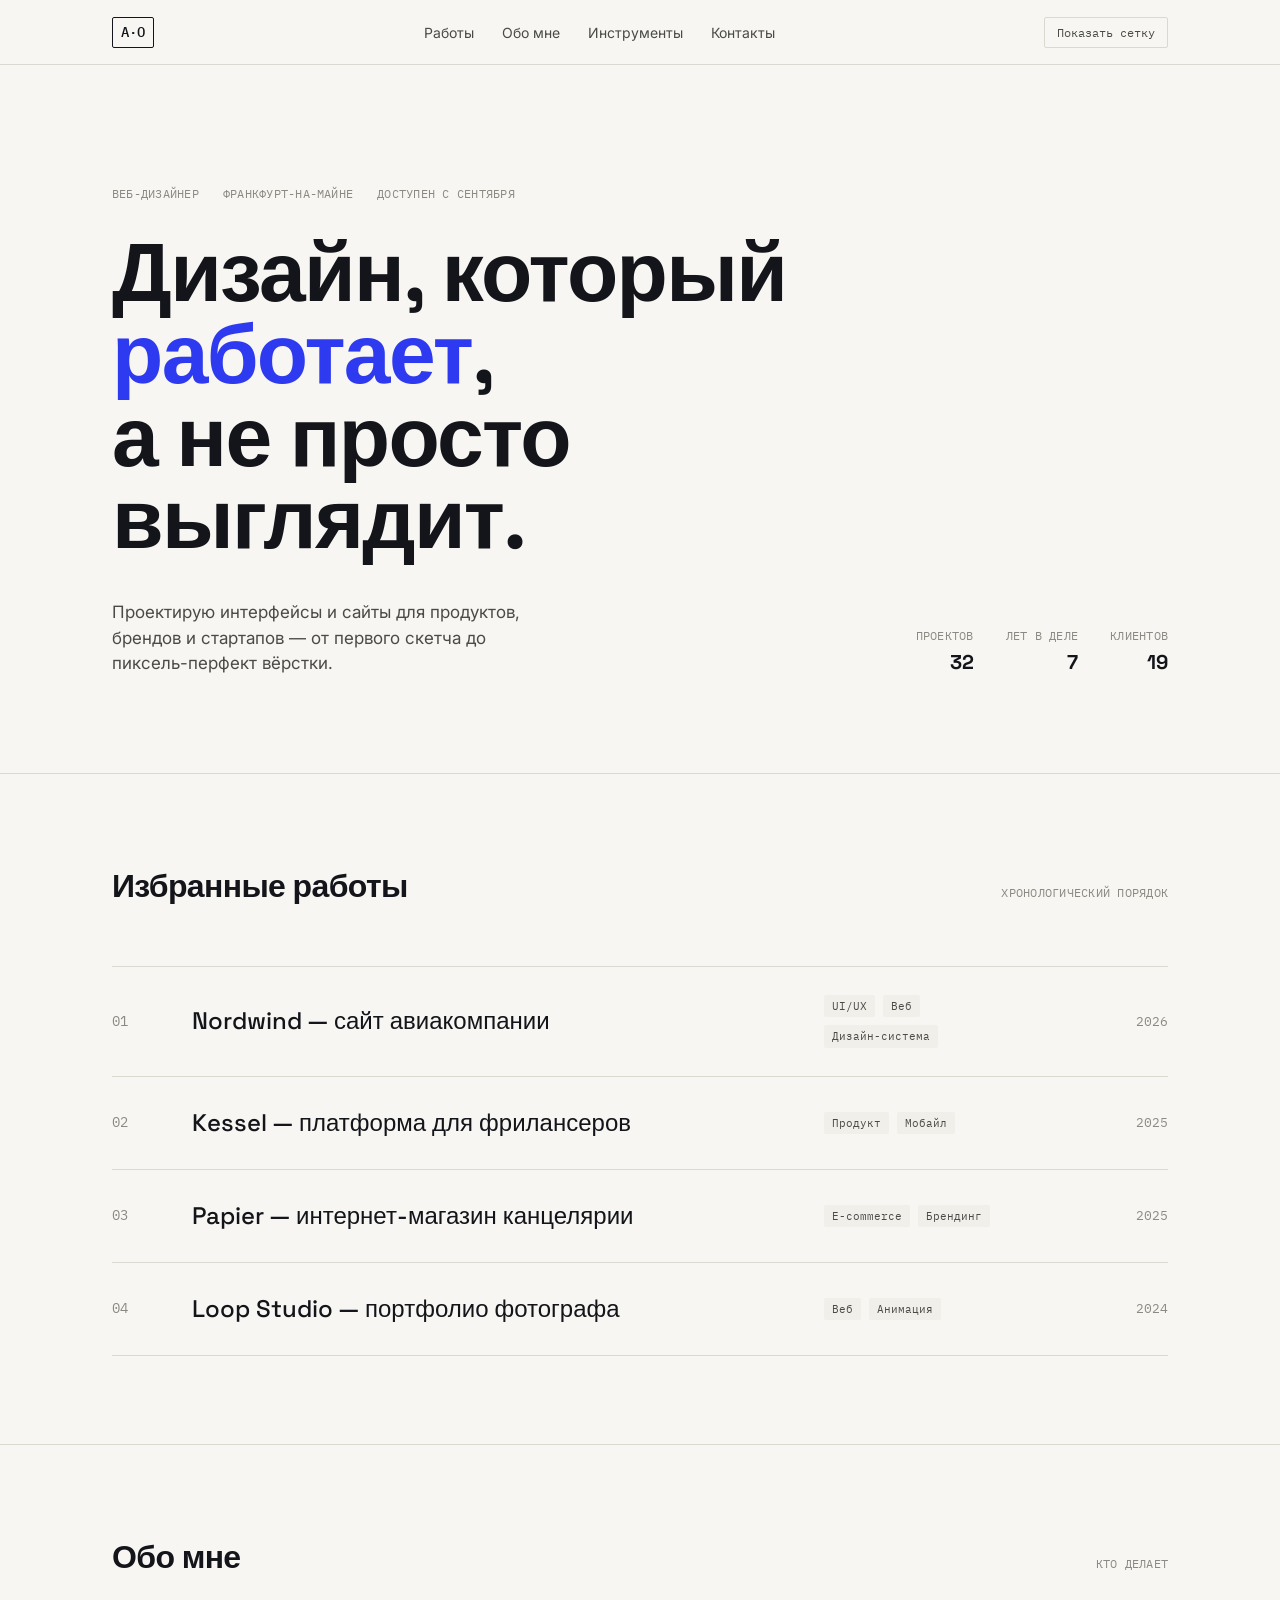
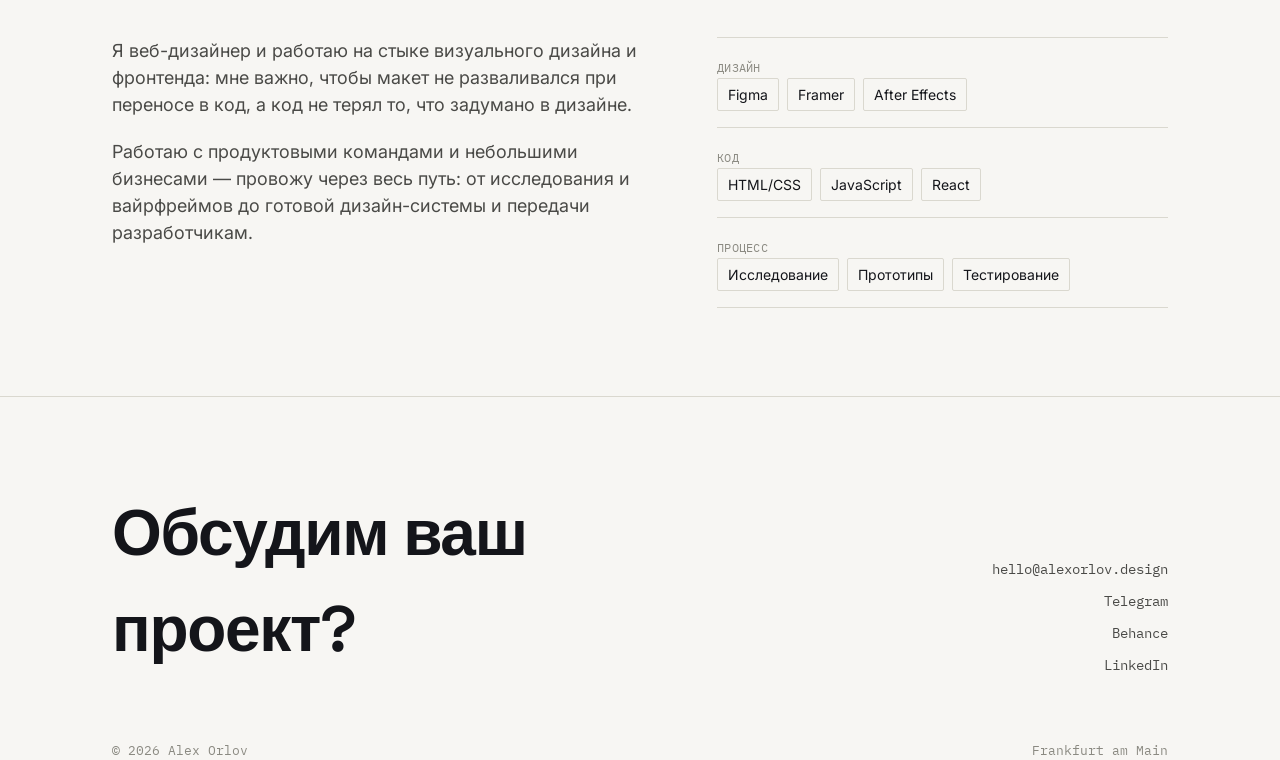
<file: Untitled-1.html>
<!doctype html>
<html lang="ru">
  <head>
    <meta charset="UTF-8" />
    <meta name="viewport" content="width=device-width, initial-scale=1.0" />
    <title>Alex Orlov — Веб-дизайнер</title>
    <link rel="preconnect" href="https://fonts.googleapis.com" />
    <link
      href="https://fonts.googleapis.com/css2?family=Space+Grotesk:wght@400;500;600;700&family=Inter:wght@400;500;600&family=IBM+Plex+Mono:wght@400;500&display=swap"
      rel="stylesheet"
    />
    <style>
      :root {
        --paper: #f7f6f3;
        --paper-alt: #f1efe9;
        --ink: #14151a;
        --ink-soft: #4a4a47;
        --muted: #8b8a82;
        --line: #dad8cf;
        --accent: #2e3af0;
        --accent-soft: #e7e8fc;
        --radius: 2px;
      }

      * {
        margin: 0;
        padding: 0;
        box-sizing: border-box;
      }
      html {
        scroll-behavior: smooth;
      }

      body {
        background: var(--paper);
        color: var(--ink);
        font-family: "Inter", sans-serif;
        font-size: 16px;
        line-height: 1.5;
        -webkit-font-smoothing: antialiased;
      }

      h1,
      h2,
      h3 {
        font-family: "Space Grotesk", sans-serif;
        font-weight: 600;
        letter-spacing: -0.02em;
      }

      .mono {
        font-family: "IBM Plex Mono", monospace;
        font-size: 12px;
        letter-spacing: 0.02em;
        text-transform: uppercase;
        color: var(--muted);
      }

      a {
        color: inherit;
        text-decoration: none;
      }
      ::selection {
        background: var(--accent);
        color: var(--paper);
      }
      a:focus-visible,
      button:focus-visible {
        outline: 2px solid var(--accent);
        outline-offset: 3px;
      }

      .wrap {
        max-width: 1120px;
        margin: 0 auto;
        padding: 0 32px;
        position: relative;
      }

      .grid-overlay {
        position: fixed;
        inset: 0;
        max-width: 1120px;
        margin: 0 auto;
        padding: 0 32px;
        display: none;
        pointer-events: none;
        z-index: 999;
      }
      .grid-overlay.active {
        display: flex;
        gap: 16px;
      }
      .grid-overlay span {
        flex: 1;
        background: rgba(46, 58, 240, 0.06);
        border-left: 1px solid rgba(46, 58, 240, 0.18);
        border-right: 1px solid rgba(46, 58, 240, 0.18);
        height: 100%;
      }

      header {
        position: sticky;
        top: 0;
        background: rgba(247, 246, 243, 0.86);
        backdrop-filter: blur(6px);
        border-bottom: 1px solid var(--line);
        z-index: 100;
      }
      nav.wrap {
        display: flex;
        align-items: center;
        justify-content: space-between;
        height: 64px;
      }
      .logo {
        font-family: "IBM Plex Mono", monospace;
        font-size: 14px;
        font-weight: 500;
        border: 1px solid var(--ink);
        padding: 4px 8px;
        border-radius: var(--radius);
      }
      .nav-links {
        display: flex;
        gap: 28px;
        align-items: center;
      }
      .nav-links a {
        font-size: 14px;
        color: var(--ink-soft);
        transition: color 0.15s ease;
      }
      .nav-links a:hover {
        color: var(--ink);
      }
      .grid-toggle {
        font-family: "IBM Plex Mono", monospace;
        font-size: 12px;
        background: none;
        border: 1px solid var(--line);
        padding: 7px 12px;
        border-radius: var(--radius);
        cursor: pointer;
        color: var(--ink-soft);
        transition:
          border-color 0.15s ease,
          color 0.15s ease;
      }
      .grid-toggle:hover {
        border-color: var(--ink);
        color: var(--ink);
      }
      .grid-toggle.on {
        background: var(--ink);
        color: var(--paper);
        border-color: var(--ink);
      }

      .hero {
        padding: 120px 0 96px;
        border-bottom: 1px solid var(--line);
      }
      .hero .eyebrow {
        display: flex;
        gap: 24px;
        margin-bottom: 28px;
      }
      .hero h1 {
        font-size: clamp(40px, 7vw, 84px);
        line-height: 0.98;
        max-width: 14ch;
      }
      .hero h1 em {
        font-style: normal;
        color: var(--accent);
      }
      .hero-sub {
        display: flex;
        justify-content: space-between;
        align-items: flex-end;
        margin-top: 40px;
        gap: 40px;
        flex-wrap: wrap;
      }
      .hero-sub p {
        max-width: 38ch;
        color: var(--ink-soft);
        font-size: 17px;
      }
      .coords {
        display: flex;
        gap: 32px;
      }
      .coords div {
        text-align: right;
      }
      .coords .mono {
        display: block;
        margin-bottom: 2px;
      }
      .coords strong {
        font-family: "Space Grotesk", sans-serif;
        font-size: 20px;
      }

      section {
        padding: 88px 0;
        border-bottom: 1px solid var(--line);
      }
      .section-head {
        display: flex;
        justify-content: space-between;
        align-items: baseline;
        margin-bottom: 56px;
        gap: 24px;
        flex-wrap: wrap;
      }
      .section-head h2 {
        font-size: 32px;
      }

      .work-row {
        display: grid;
        grid-template-columns: 56px 1fr 200px 120px;
        align-items: center;
        gap: 24px;
        padding: 28px 0;
        border-top: 1px solid var(--line);
        position: relative;
        cursor: pointer;
        transition: padding-left 0.2s ease;
      }
      .work-row:last-child {
        border-bottom: 1px solid var(--line);
      }
      .work-row:hover {
        padding-left: 12px;
      }
      .work-row:hover .work-title {
        color: var(--accent);
      }
      .work-index {
        font-family: "IBM Plex Mono", monospace;
        color: var(--muted);
        font-size: 14px;
      }
      .work-title {
        font-family: "Space Grotesk", sans-serif;
        font-size: 24px;
        font-weight: 500;
        transition: color 0.15s ease;
      }
      .work-tags {
        display: flex;
        gap: 8px;
        flex-wrap: wrap;
      }
      .work-tags span {
        font-family: "IBM Plex Mono", monospace;
        font-size: 11px;
        color: var(--ink-soft);
        background: var(--paper-alt);
        padding: 3px 8px;
        border-radius: var(--radius);
      }
      .work-year {
        font-family: "IBM Plex Mono", monospace;
        font-size: 13px;
        color: var(--muted);
        text-align: right;
      }
      .work-preview {
        position: absolute;
        right: 120px;
        top: 50%;
        transform: translateY(-50%) scale(0.94);
        width: 180px;
        height: 120px;
        border-radius: var(--radius);
        opacity: 0;
        pointer-events: none;
        transition:
          opacity 0.2s ease,
          transform 0.2s ease;
        box-shadow: 0 12px 32px rgba(20, 21, 26, 0.18);
      }
      .work-row:hover .work-preview {
        opacity: 1;
        transform: translateY(-50%) scale(1);
      }

      .about-grid {
        display: grid;
        grid-template-columns: 1.2fr 1fr;
        gap: 64px;
      }
      .about-grid p {
        font-size: 18px;
        color: var(--ink-soft);
        margin-bottom: 20px;
        max-width: 52ch;
      }
      .toolkit {
        display: flex;
        flex-direction: column;
        gap: 0;
      }
      .toolkit-group {
        padding: 16px 0;
        border-top: 1px solid var(--line);
      }
      .toolkit-group:last-child {
        border-bottom: 1px solid var(--line);
      }
      .toolkit-group .mono {
        margin-bottom: 10px;
      }
      .toolkit-items {
        display: flex;
        flex-wrap: wrap;
        gap: 8px;
      }
      .toolkit-items span {
        font-size: 14px;
        padding: 5px 10px;
        border: 1px solid var(--line);
        border-radius: var(--radius);
      }

      .contact {
        border-bottom: none;
        padding-bottom: 64px;
      }
      .contact-inner {
        display: flex;
        justify-content: space-between;
        align-items: flex-end;
        flex-wrap: wrap;
        gap: 32px;
      }
      .contact h2 {
        font-size: clamp(36px, 6vw, 64px);
        max-width: 12ch;
      }
      .contact-links {
        display: flex;
        flex-direction: column;
        gap: 10px;
        text-align: right;
      }
      .contact-links a {
        font-family: "IBM Plex Mono", monospace;
        font-size: 14px;
        color: var(--ink-soft);
        border-bottom: 1px solid transparent;
        transition:
          color 0.15s ease,
          border-color 0.15s ease;
      }
      .contact-links a:hover {
        color: var(--accent);
        border-color: var(--accent);
      }

      footer {
        padding: 24px 0 40px;
        display: flex;
        justify-content: space-between;
        color: var(--muted);
        font-size: 13px;
        font-family: "IBM Plex Mono", monospace;
      }

      @media (max-width: 760px) {
        .wrap {
          padding: 0 20px;
        }
        .grid-overlay {
          padding: 0 20px;
        }
        .nav-links {
          display: none;
        }
        .hero {
          padding: 80px 0 64px;
        }
        .hero-sub {
          flex-direction: column;
          align-items: flex-start;
        }
        .coords {
          gap: 20px;
        }
        .work-row {
          grid-template-columns: 32px 1fr;
          row-gap: 10px;
        }
        .work-tags,
        .work-year {
          grid-column: 2;
        }
        .work-preview {
          display: none;
        }
        .about-grid {
          grid-template-columns: 1fr;
          gap: 40px;
        }
        .contact-inner {
          flex-direction: column;
          align-items: flex-start;
        }
        .contact-links {
          text-align: left;
        }
      }

      @media (prefers-reduced-motion: reduce) {
        * {
          transition: none !important;
          scroll-behavior: auto !important;
        }
      }
    </style>
  </head>
  <body>
    <div class="grid-overlay" id="gridOverlay">
      <span></span><span></span><span></span><span></span> <span></span
      ><span></span><span></span><span></span> <span></span><span></span
      ><span></span><span></span>
    </div>

    <header>
      <nav class="wrap">
        <div class="logo">A·O</div>
        <div class="nav-links">
          <a href="#work">Работы</a>
          <a href="#about">Обо мне</a>
          <a href="#toolkit">Инструменты</a>
          <a href="#contact">Контакты</a>
        </div>
        <button class="grid-toggle" id="gridToggle">Показать сетку</button>
      </nav>
    </header>

    <section class="hero">
      <div class="wrap">
        <div class="eyebrow">
          <span class="mono">Веб-дизайнер</span>
          <span class="mono">Франкфурт-на-Майне</span>
          <span class="mono">Доступен с сентября</span>
        </div>
        <h1>Дизайн, который <em>работает</em>,<br />а не просто выглядит.</h1>
        <div class="hero-sub">
          <p>
            Проектирую интерфейсы и сайты для продуктов, брендов и стартапов —
            от первого скетча до пиксель-перфект вёрстки.
          </p>
          <div class="coords">
            <div><span class="mono">Проектов</span><strong>32</strong></div>
            <div><span class="mono">Лет в деле</span><strong>7</strong></div>
            <div><span class="mono">Клиентов</span><strong>19</strong></div>
          </div>
        </div>
      </div>
    </section>

    <section id="work">
      <div class="wrap">
        <div class="section-head">
          <h2>Избранные работы</h2>
          <span class="mono">Хронологический порядок</span>
        </div>
        <div class="work-list">
          <div class="work-row">
            <span class="work-index mono">01</span>
            <span class="work-title">Nordwind — сайт авиакомпании</span>
            <div class="work-tags">
              <span>UI/UX</span><span>Веб</span><span>Дизайн-система</span>
            </div>
            <span class="work-year">2026</span>
            <div
              class="work-preview"
              style="background: linear-gradient(135deg, #2e3af0, #8791ff)"
            ></div>
          </div>
          <div class="work-row">
            <span class="work-index mono">02</span>
            <span class="work-title">Kessel — платформа для фрилансеров</span>
            <div class="work-tags"><span>Продукт</span><span>Мобайл</span></div>
            <span class="work-year">2025</span>
            <div
              class="work-preview"
              style="background: linear-gradient(135deg, #14151a, #4a4a47)"
            ></div>
          </div>
          <div class="work-row">
            <span class="work-index mono">03</span>
            <span class="work-title">Papier — интернет-магазин канцелярии</span>
            <div class="work-tags">
              <span>E-commerce</span><span>Брендинг</span>
            </div>
            <span class="work-year">2025</span>
            <div
              class="work-preview"
              style="background: linear-gradient(135deg, #dad8cf, #8b8a82)"
            ></div>
          </div>
          <div class="work-row">
            <span class="work-index mono">04</span>
            <span class="work-title">Loop Studio — портфолио фотографа</span>
            <div class="work-tags"><span>Веб</span><span>Анимация</span></div>
            <span class="work-year">2024</span>
            <div
              class="work-preview"
              style="background: linear-gradient(135deg, #e7e8fc, #2e3af0)"
            ></div>
          </div>
        </div>
      </div>
    </section>

    <section id="about">
      <div class="wrap">
        <div class="section-head">
          <h2>Обо мне</h2>
          <span class="mono">Кто делает</span>
        </div>
        <div class="about-grid">
          <div>
            <p>
              Я веб-дизайнер и работаю на стыке визуального дизайна и фронтенда:
              мне важно, чтобы макет не разваливался при переносе в код, а код
              не терял то, что задумано в дизайне.
            </p>
            <p>
              Работаю с продуктовыми командами и небольшими бизнесами — провожу
              через весь путь: от исследования и вайрфреймов до готовой
              дизайн-системы и передачи разработчикам.
            </p>
          </div>
          <div class="toolkit" id="toolkit">
            <div class="toolkit-group">
              <span class="mono">Дизайн</span>
              <div class="toolkit-items">
                <span>Figma</span><span>Framer</span><span>After Effects</span>
              </div>
            </div>
            <div class="toolkit-group">
              <span class="mono">Код</span>
              <div class="toolkit-items">
                <span>HTML/CSS</span><span>JavaScript</span><span>React</span>
              </div>
            </div>
            <div class="toolkit-group">
              <span class="mono">Процесс</span>
              <div class="toolkit-items">
                <span>Исследование</span><span>Прототипы</span
                ><span>Тестирование</span>
              </div>
            </div>
          </div>
        </div>
      </div>
    </section>

    <section class="contact" id="contact">
      <div class="wrap">
        <div class="contact-inner">
          <h2>Обсудим ваш проект?</h2>
          <div class="contact-links">
            <a href="mailto:hello@alexorlov.design">hello@alexorlov.design</a>
            <a href="#">Telegram</a>
            <a href="#">Behance</a>
            <a href="#">LinkedIn</a>
          </div>
        </div>
      </div>
    </section>

    <footer class="wrap">
      <span>© 2026 Alex Orlov</span>
      <span>Frankfurt am Main</span>
    </footer>

    <script>
      const toggle = document.getElementById("gridToggle");
      const overlay = document.getElementById("gridOverlay");
      toggle.addEventListener("click", () => {
        overlay.classList.toggle("active");
        toggle.classList.toggle("on");
        toggle.textContent = toggle.classList.contains("on")
          ? "Скрыть сетку"
          : "Показать сетку";
      });
    </script>
  </body>
</html>
</file>
